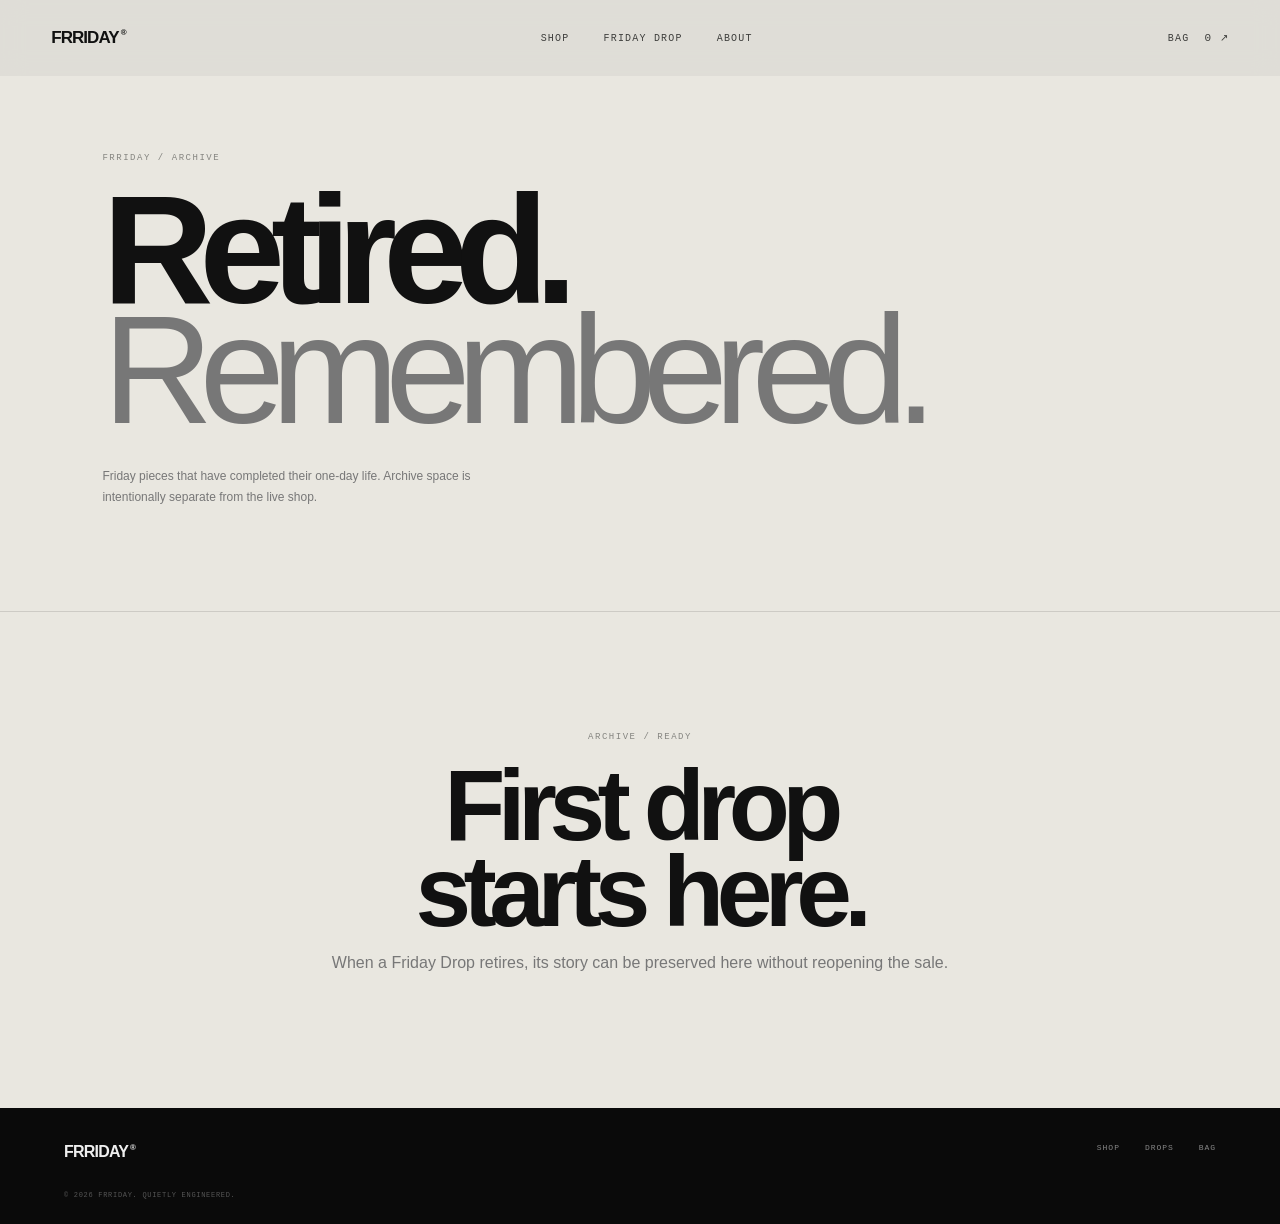
<file: archive.html>
<!doctype html><html lang="en"><head><meta charset="utf-8"><meta name="viewport" content="width=device-width,initial-scale=1"><title>FRRIDAY® | Archive</title><link rel="icon" href="/assets/symbol-white.png"><link rel="stylesheet" href="/style.css"><link rel="stylesheet" href="/shop.css"></head><body class="store-page"><header class="nav store-nav"><a class="brand" href="/">FRRIDAY<span>®</span></a><nav class="nav-links"><a href="/shop.html">Shop</a><a href="/#drop">Friday Drop</a><a href="/#about">About</a></nav><a class="bag-btn" href="/bag.html">Bag <span id="bagCount">0</span> ↗</a></header><main><section class="store-hero"><div><span class="eyebrow">FRRIDAY / ARCHIVE</span><h1>Retired.<br><em>Remembered.</em></h1><p>Friday pieces that have completed their one-day life. Archive space is intentionally separate from the live shop.</p></div></section><section class="empty-state"><span class="eyebrow">ARCHIVE / READY</span><h2>First drop<br>starts here.</h2><p>When a Friday Drop retires, its story can be preserved here without reopening the sale.</p></section></main><footer><div class="footer-brand">FRRIDAY<span>®</span></div><div class="footer-links"><a href="/shop.html">Shop</a><a href="/#drop">Drops</a><a href="/bag.html">Bag</a></div><small>© 2026 FRRIDAY. QUIETLY ENGINEERED.</small></footer><script>document.querySelector('#bagCount').textContent=localStorage.getItem('frriday-cart-count')||'0';</script></body></html>
</file>
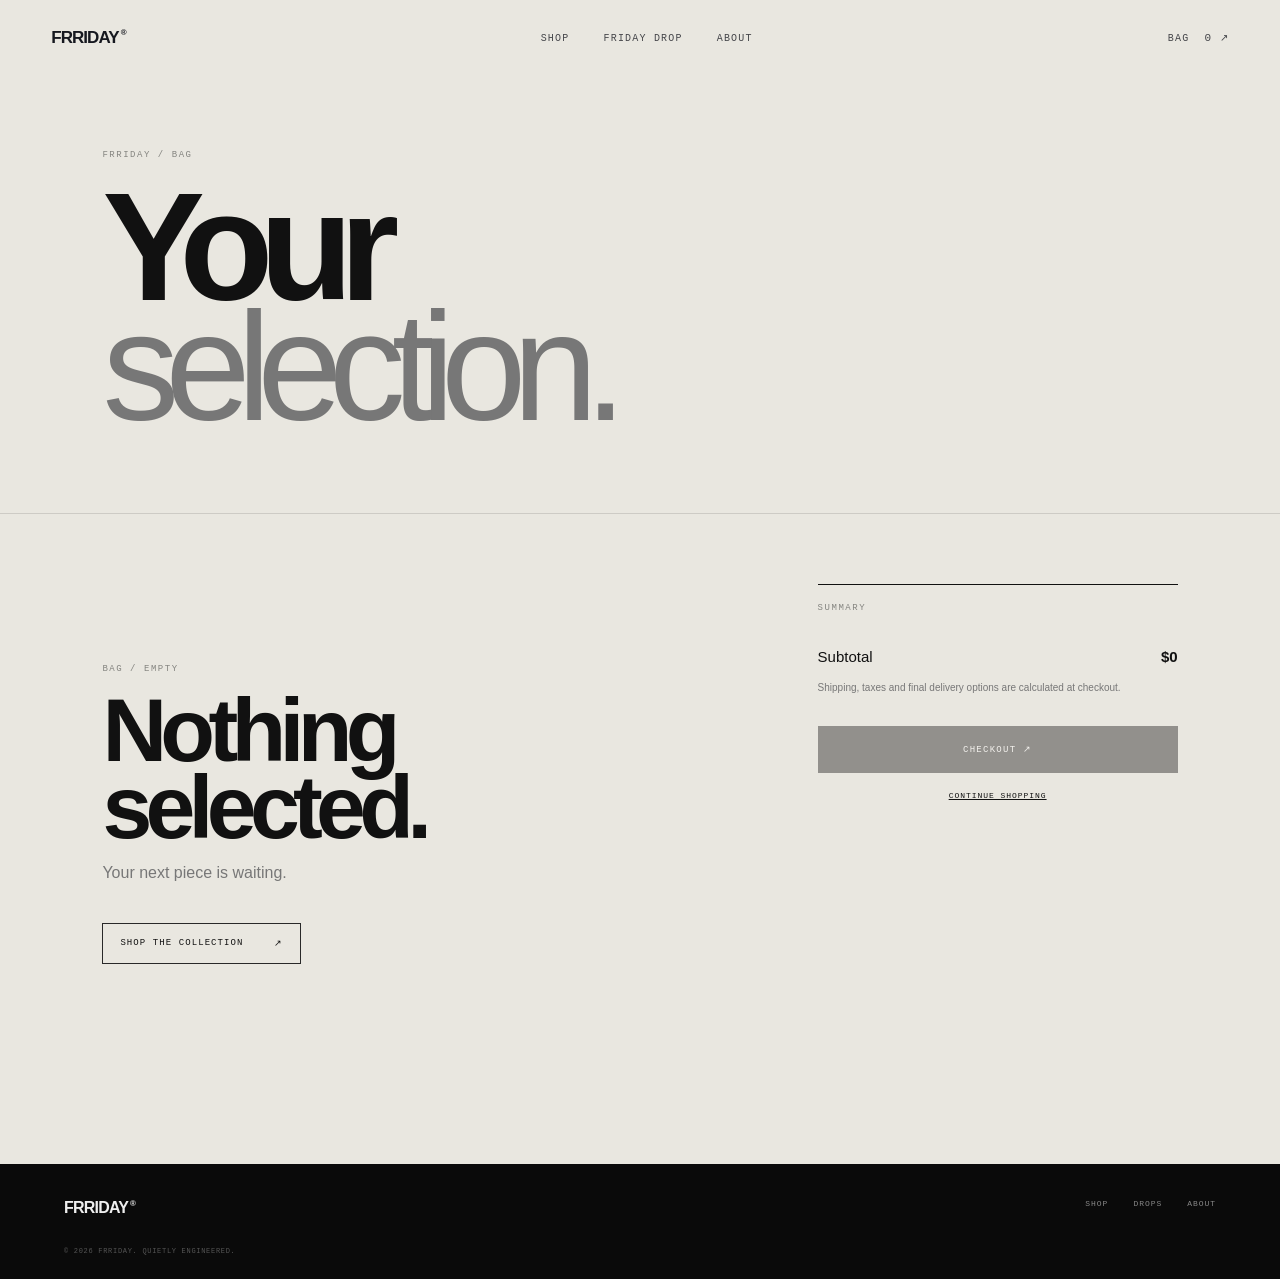
<file: bag.html>
<!doctype html><html lang="en"><head><meta charset="utf-8"><meta name="viewport" content="width=device-width,initial-scale=1"><title>FRRIDAY® | Bag</title><link rel="icon" href="/assets/symbol-white.png"><link rel="stylesheet" href="/style.css"><link rel="stylesheet" href="/bag.css"></head><body class="bag-page"><header class="nav store-nav"><a class="brand" href="/">FRRIDAY<span>®</span></a><nav class="nav-links"><a href="/shop.html">Shop</a><a href="/#drop">Friday Drop</a><a href="/#about">About</a></nav><a class="bag-btn" href="/bag.html">Bag <span id="bagCount">0</span> ↗</a></header><main><section class="bag-head"><span class="eyebrow">FRRIDAY / BAG</span><h1>Your<br><em>selection.</em></h1></section><section class="bag-layout"><div id="bagItems" class="bag-items"><div class="bag-loading">Loading your bag…</div></div><aside class="bag-summary"><span class="eyebrow">SUMMARY</span><div class="summary-row"><span>Subtotal</span><strong id="subtotal">$0</strong></div><p>Shipping, taxes and final delivery options are calculated at checkout.</p><button id="checkout" class="checkout-btn" disabled>CHECKOUT ↗</button><a href="/shop.html" class="continue">Continue shopping</a></aside></section></main><footer><div class="footer-brand">FRRIDAY<span>®</span></div><div class="footer-links"><a href="/shop.html">Shop</a><a href="/#drop">Drops</a><a href="/#about">About</a></div><small>© 2026 FRRIDAY. QUIETLY ENGINEERED.</small></footer><script src="/shopify-config.js"></script><script src="/bag.js"></script></body></html>
</file>
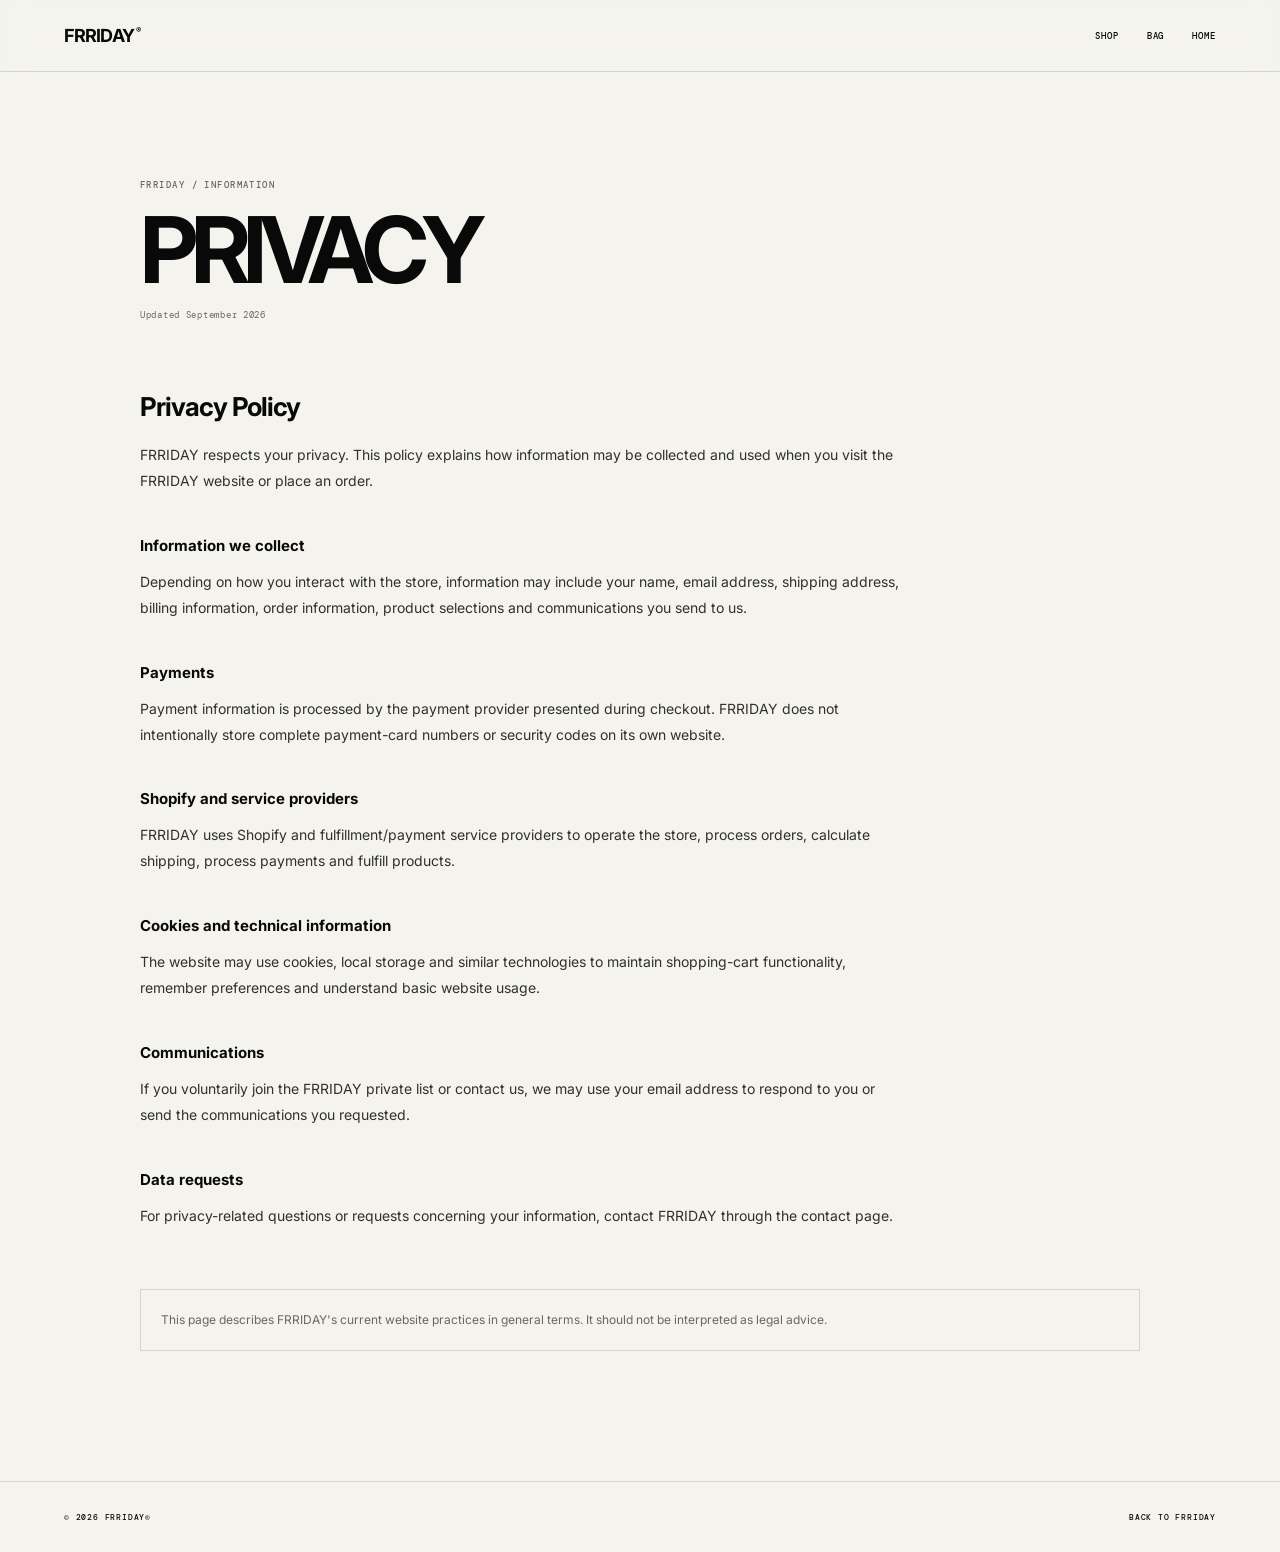
<file: legal.html>
<!doctype html>
<html lang="en">

<head>

<meta charset="utf-8">

<meta
  name="viewport"
  content="width=device-width,initial-scale=1"
>

<meta
  name="theme-color"
  content="#090909"
>

<meta
  name="robots"
  content="index,follow"
>

<title>
FRRIDAY® | Policies
</title>

<link
  rel="icon"
  href="/assets/symbol-white.png"
>

<link
  rel="preconnect"
  href="https://fonts.googleapis.com"
>

<link
  rel="preconnect"
  href="https://fonts.gstatic.com"
  crossorigin
>

<link
  href="https://fonts.googleapis.com/css2?family=DM+Mono:wght@400;500&family=Inter:wght@400;500;600;700&display=swap"
  rel="stylesheet"
>

<style>

:root {
  --paper:#f4f3ee;
  --ink:#090909;
  --muted:#686861;
  --line:rgba(9,9,9,.14);
  --mono:"DM Mono",monospace;
  --sans:Inter,Arial,sans-serif;
}

* {
  box-sizing:border-box;
}

html {
  scroll-behavior:smooth;
}

body {
  margin:0;
  background:var(--paper);
  color:var(--ink);
  font-family:var(--sans);
}

a {
  color:inherit;
}

.site-nav {
  position:sticky;
  top:0;
  z-index:20;
  height:72px;
  display:flex;
  align-items:center;
  justify-content:space-between;
  padding:0 5vw;
  background:rgba(244,243,238,.92);
  backdrop-filter:blur(14px);
  border-bottom:1px solid var(--line);
}

.logo {
  text-decoration:none;
  font-size:18px;
  font-weight:700;
  letter-spacing:-.05em;
}

.logo span {
  font-size:8px;
  vertical-align:top;
  margin-left:2px;
}

.nav-links {
  display:flex;
  gap:28px;
  font:500 9px var(--mono);
  letter-spacing:.1em;
  text-transform:uppercase;
}

.nav-links a {
  text-decoration:none;
}

.nav-links a:hover {
  opacity:.55;
}

main {
  width:min(1000px,90vw);
  margin:0 auto;
  padding:100px 0 130px;
}

.kicker {
  font:500 9px var(--mono);
  letter-spacing:.16em;
  text-transform:uppercase;
  color:var(--muted);
}

h1 {
  margin:18px 0 20px;
  font-size:clamp(48px,8vw,92px);
  line-height:.86;
  letter-spacing:-.08em;
}

.updated {
  font:400 9px var(--mono);
  color:var(--muted);
  letter-spacing:.08em;
}

.policy {
  display:none;
}

.policy.active {
  display:block;
}

.policy h2 {
  margin:70px 0 20px;
  font-size:26px;
  letter-spacing:-.04em;
}

.policy h3 {
  margin:42px 0 12px;
  font-size:15px;
}

.policy p,
.policy li {
  max-width:760px;
  font-size:14px;
  line-height:1.85;
  color:#30302c;
}

.policy ul {
  padding-left:20px;
}

.policy strong {
  color:var(--ink);
}

.policy-note {
  margin-top:60px;
  padding:20px;
  border:1px solid var(--line);
  font-size:12px;
  line-height:1.7;
  color:var(--muted);
}

footer {
  border-top:1px solid var(--line);
  padding:30px 5vw;
  display:flex;
  justify-content:space-between;
  gap:30px;
  font:500 8px var(--mono);
  letter-spacing:.1em;
  text-transform:uppercase;
}

footer a {
  text-decoration:none;
}

@media(max-width:700px) {

  .site-nav {
    height:62px;
    padding:0 24px;
  }

  .nav-links {
    gap:14px;
  }

  .nav-links a:nth-child(3) {
    display:none;
  }

  main {
    width:auto;
    margin:0 24px;
    padding:70px 0 90px;
  }

  h1 {
    font-size:58px;
  }

  .policy h2 {
    margin-top:52px;
  }

  .policy p,
  .policy li {
    font-size:13px;
  }

  footer {
    flex-direction:column;
  }

}

</style>

</head>


<body>

<header class="site-nav">

<a class="logo" href="/">
FRRIDAY<span>®</span>
</a>

<nav class="nav-links">

<a href="/shop.html">
Shop
</a>

<a href="/bag.html">
Bag
</a>

<a href="/">
Home
</a>

</nav>

</header>


<main>

<span class="kicker">
FRRIDAY / INFORMATION
</span>

<h1 id="pageTitle">
POLICIES
</h1>

<div
  class="updated"
  id="updated"
>
Updated September 2026
</div>


<section
  class="policy"
  data-page="privacy"
>

<h2>
Privacy Policy
</h2>

<p>
FRRIDAY respects your privacy. This policy explains how information may be collected and used when you visit the FRRIDAY website or place an order.
</p>

<h3>
Information we collect
</h3>

<p>
Depending on how you interact with the store, information may include your name, email address, shipping address, billing information, order information, product selections and communications you send to us.
</p>

<h3>
Payments
</h3>

<p>
Payment information is processed by the payment provider presented during checkout. FRRIDAY does not intentionally store complete payment-card numbers or security codes on its own website.
</p>

<h3>
Shopify and service providers
</h3>

<p>
FRRIDAY uses Shopify and fulfillment/payment service providers to operate the store, process orders, calculate shipping, process payments and fulfill products.
</p>

<h3>
Cookies and technical information
</h3>

<p>
The website may use cookies, local storage and similar technologies to maintain shopping-cart functionality, remember preferences and understand basic website usage.
</p>

<h3>
Communications
</h3>

<p>
If you voluntarily join the FRRIDAY private list or contact us, we may use your email address to respond to you or send the communications you requested.
</p>

<h3>
Data requests
</h3>

<p>
For privacy-related questions or requests concerning your information, contact FRRIDAY through the contact page.
</p>

<div class="policy-note">
This page describes FRRIDAY's current website practices in general terms. It should not be interpreted as legal advice.
</div>

</section>


<section
  class="policy"
  data-page="terms"
>

<h2>
Terms of Service
</h2>

<p>
By using the FRRIDAY website or purchasing a product, you agree to use the website lawfully and to provide accurate information when placing an order.
</p>

<h3>
Products
</h3>

<p>
FRRIDAY products may be made to order through a fulfillment partner. Product availability, specifications, images and pricing may change without prior notice.
</p>

<h3>
Orders
</h3>

<p>
Submitting an order does not guarantee acceptance. FRRIDAY may cancel or refuse an order where necessary, including because of inventory, pricing, payment, address or technical issues.
</p>

<h3>
Pricing
</h3>

<p>
Prices displayed at checkout are the prices applicable to the order, together with applicable shipping charges and taxes or duties where shown.
</p>

<h3>
Intellectual property
</h3>

<p>
FRRIDAY branding, logos, graphics, product imagery, written content and other original material are protected by applicable intellectual-property laws. They may not be copied or commercially reused without permission.
</p>

<h3>
Website use
</h3>

<p>
You must not misuse the website, attempt unauthorized access, interfere with its operation or use it for fraudulent or unlawful activity.
</p>

<h3>
Contact
</h3>

<p>
Questions about these terms can be directed through the FRRIDAY contact page.
</p>

<div class="policy-note">
These terms are intended as a general storefront terms page and are not a substitute for advice from a qualified legal professional.
</div>

</section>


<section
  class="policy"
  data-page="shipping"
>

<h2>
Shipping Policy
</h2>

<p>
FRRIDAY products are made to order through a fulfillment partner. Available shipping methods, costs and estimated delivery dates are shown during checkout based on the destination and products in the order.
</p>

<h3>
Processing
</h3>

<p>
Orders may require production time before shipment because products are made to order. The applicable estimate is presented during checkout where available.
</p>

<h3>
Shipping
</h3>

<p>
Shipping rates depend on destination, product type, quantity and the available fulfillment route. An order containing different products may be fulfilled in separate shipments.
</p>

<h3>
Tracking
</h3>

<p>
Where tracking is available, tracking information will be provided through the order or shipping notification.
</p>

<h3>
Delays
</h3>

<p>
Delivery estimates are estimates rather than guaranteed delivery dates. Carrier delays, production issues, weather, customs processing and other circumstances outside FRRIDAY's control may affect delivery.
</p>

<h3>
International orders
</h3>

<p>
International customers may be responsible for customs duties, import taxes or other charges imposed by the destination country where applicable.
</p>

<h3>
Incorrect addresses
</h3>

<p>
Customers are responsible for providing a complete and accurate delivery address. Contact FRRIDAY as soon as possible if you notice an address error.
</p>

</section>


<section
  class="policy"
  data-page="returns"
>

<h2>
Returns & Refunds
</h2>

<p>
FRRIDAY products may be produced specifically for an order. Because of this, returns for change of mind or incorrect size may be limited. The applicable return conditions should be reviewed before purchase.
</p>

<h3>
Wrong or damaged item
</h3>

<p>
If your order arrives damaged, defective or materially different from what you ordered, contact FRRIDAY as soon as reasonably possible with your order information and clear photographs of the issue.
</p>

<h3>
Incorrect item
</h3>

<p>
If you receive the wrong product, size or color, contact FRRIDAY before returning anything so the appropriate resolution can be determined.
</p>

<h3>
Change of mind
</h3>

<p>
Because products may be made to order, change-of-mind returns may not be available for every product. Any applicable exceptions will be communicated through the store.
</p>

<h3>
Refunds
</h3>

<p>
Where a refund is approved, it will normally be processed through the original payment method. Processing time can depend on the payment provider.
</p>

<h3>
Contact before returning
</h3>

<p>
Please contact FRRIDAY before sending a product back. Unapproved returns may not be accepted.
</p>

<div class="policy-note">
Nothing in this policy is intended to limit rights that cannot lawfully be excluded under applicable consumer-protection law.
</div>

</section>


<section
  class="policy"
  data-page="contact"
>

<h2>
Contact FRRIDAY
</h2>

<p>
Questions about orders, products, shipping or returns can be sent to the FRRIDAY support team.
</p>

<h3>
Customer support
</h3>

<p>
Email: <strong>karthiksaji121@gmail.com</strong>
</p>

<p>
For an order-related question, include your order number and the email address used at checkout.
</p>

<h3>
Useful links
</h3>

<p>
<a href="/policies/shipping">
Shipping Policy
</a>
<br><br>

<a href="/policies/returns">
Returns & Refunds
</a>
<br><br>

<a href="/policies/privacy">
Privacy Policy
</a>
<br><br>

<a href="/policies/terms">
Terms of Service
</a>
</p>

</section>


</main>


<footer>

<span>
© 2026 FRRIDAY®
</span>

<a href="/">
Back to FRRIDAY
</a>

</footer>


<script>

const path = window.location.pathname.toLowerCase();

let page = "privacy";
let title = "PRIVACY";

if (path.includes("/terms")) {
  page = "terms";
  title = "TERMS";
}

if (path.includes("/shipping")) {
  page = "shipping";
  title = "SHIPPING";
}

if (path.includes("/returns")) {
  page = "returns";
  title = "RETURNS";
}

if (path.includes("/contact")) {
  page = "contact";
  title = "CONTACT";
}

document
  .querySelectorAll(".policy")
  .forEach(section => {
    section.classList.toggle(
      "active",
      section.dataset.page === page
    );
  });

document.getElementById("pageTitle").textContent = title;

document.title =
  "FRRIDAY® | " +
  title.charAt(0) +
  title.slice(1).toLowerCase();

</script>

</body>
</html>
</file>
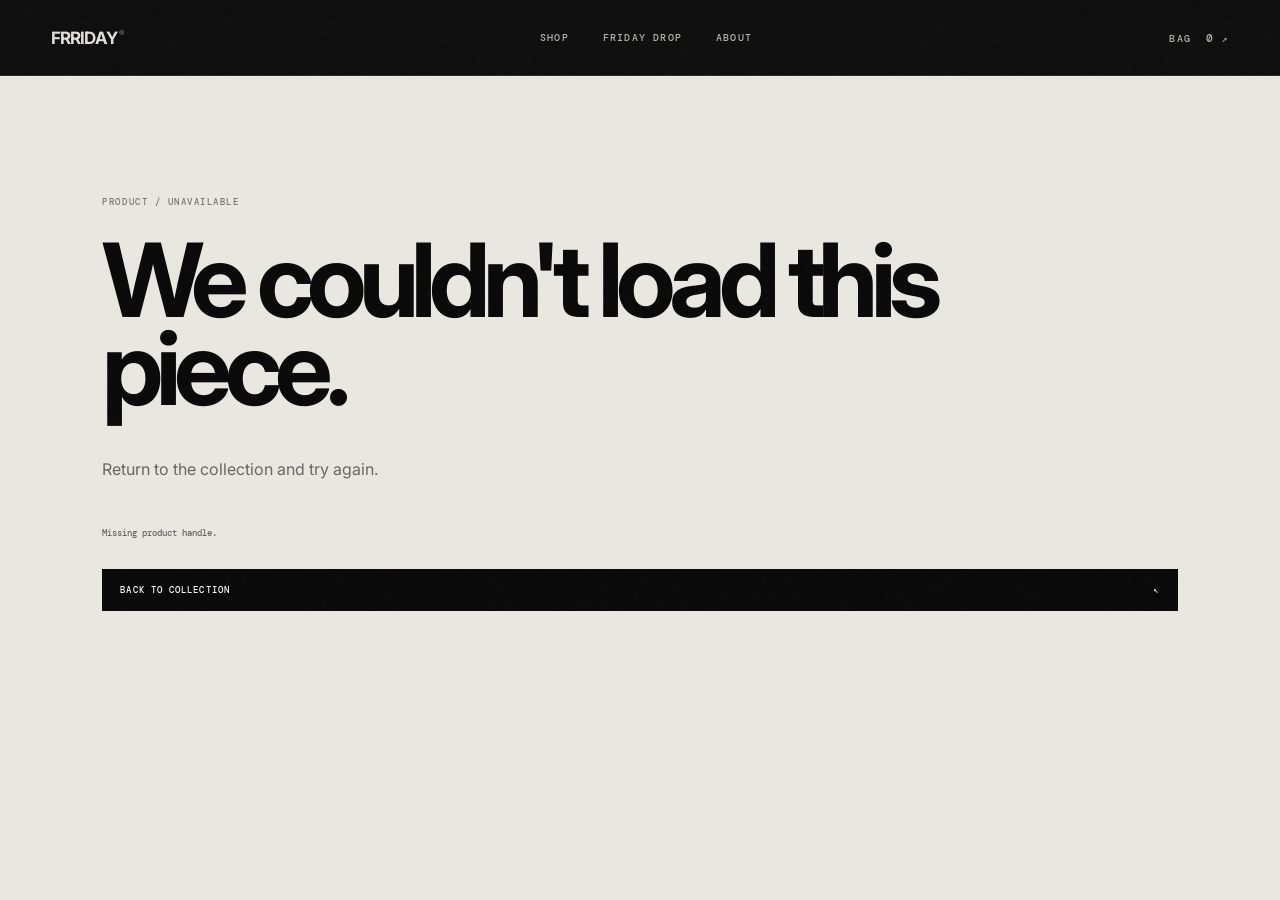
<file: product.html>
<!doctype html>
<html lang="en">
<head>
<meta charset="utf-8">
<meta name="viewport" content="width=device-width,initial-scale=1,viewport-fit=cover">
<meta name="theme-color" content="#090909">
<meta name="description" content="FRRIDAY product detail.">
<title>FRRIDAY® | Product</title>
<link rel="icon" href="/assets/symbol-white.png">
<link rel="preconnect" href="https://fonts.googleapis.com">
<link rel="preconnect" href="https://fonts.gstatic.com" crossorigin>
<link href="https://fonts.googleapis.com/css2?family=DM+Mono:wght@400;500&family=Inter:wght@400;500;600;700&display=swap" rel="stylesheet">
<link rel="stylesheet" href="/style.css">
<link rel="stylesheet" href="/product.css">
</head>
<body class="product-page">
<div class="noise" aria-hidden="true"></div>
<header class="nav product-nav" id="nav">
  <a class="brand" href="/" aria-label="FRRIDAY home">FRRIDAY<span>®</span></a>
  <nav class="nav-links" aria-label="Primary navigation">
    <a href="/#shop">Shop</a><a href="/#drop">Friday Drop</a><a href="/#about">About</a>
  </nav>
  <a class="bag-btn" href="/bag.html" aria-label="Open FRRIDAY bag">Bag <span id="bagCount">0</span> ↗</a>
</header>

<main>
  <div id="productLoading" class="product-state"><span class="eyebrow">FRRIDAY / PRODUCT</span><strong>Loading product</strong><i></i></div>
  <section id="productError" class="product-state error-state" hidden>
    <span class="eyebrow">PRODUCT / UNAVAILABLE</span>
    <h1>We couldn't load this piece.</h1>
    <p>Return to the collection and try again.</p><p id="productErrorMessage" class="error-detail"></p>
    <a class="pill dark-pill" href="/#shop">Back to collection <span>↖</span></a>
  </section>

  <section id="productView" hidden>
    <div class="product-hero">
      <div class="product-gallery" id="gallery">
        <div class="gallery-main"><div class="gallery-frame"><img id="mainImage" alt=""></div><div id="galleryFallback" class="gallery-fallback" hidden>IMAGE UNAVAILABLE</div></div>
        <div class="gallery-thumbs" id="thumbs" aria-label="Product images"></div>
        <span class="gallery-index" id="galleryIndex">01 / 01</span>
      </div>

      <aside class="product-panel">
        <div class="product-kicker"><span id="productType">CORE</span><span id="productAvailability">AVAILABLE</span></div>
        <h1 id="productTitle"></h1>
        <div class="product-price-row"><strong id="productPrice"></strong><span id="productCompare" hidden></span></div>
        <div class="product-description" id="productDescription"></div>

        <div class="product-selector-block">
          <div class="selector-head"><span>SIZE</span><button id="sizeGuide" type="button">SIZE GUIDE ↗</button></div>
          <div id="sizeOptions" class="size-options"></div>
          <p class="selection-note" id="selectionNote">Select a size to continue.</p>
        </div>

        <div class="purchase-row">
          <div class="qty" aria-label="Quantity"><button type="button" data-qty="-1" aria-label="Decrease quantity">−</button><span id="quantity">1</span><button type="button" data-qty="1" aria-label="Increase quantity">+</button></div>
          <button id="addToBag" class="purchase-btn" type="button" disabled>ADD TO BAG <span>↗</span></button>
        </div>
        <div id="purchaseStatus" class="purchase-status" aria-live="polite"></div>

        <div class="product-accordions">
          <details open><summary>DESCRIPTION <span>+</span></summary><div id="detailsDescription"></div></details>
          <details><summary>DETAILS <span>+</span></summary><div id="detailsList"></div></details>
          <details><summary>SHIPPING & RETURNS <span>+</span></summary><div><p>Made to order through our fulfillment partner. Delivery estimates and available shipping methods are shown at checkout.</p><p>Returns follow the store policy shown at checkout.</p></div></details>
        </div>
      </aside>
    </div>

    <section class="product-editorial">
      <div class="editorial-label"><span>FRRIDAY / OBJECT STUDY</span><span id="editorialCount">01</span></div>
      <div class="editorial-copy"><p class="editorial-big">Quiet form.<br><em>Considered detail.</em></p><p>Built around the garment rather than the logo. The product page is generated directly from Shopify, so product information, imagery, pricing and availability stay synchronized with the store.</p></div>
    </section>
  </section>
</main>

<div class="size-modal" id="sizeModal" hidden>
  <div class="size-modal-backdrop" data-close-size></div>
  <div class="size-modal-card" role="dialog" aria-modal="true" aria-labelledby="sizeModalTitle">
    <button class="modal-close" type="button" data-close-size aria-label="Close size guide">×</button>
    <span class="eyebrow">FRRIDAY / GUIDE</span><h2 id="sizeModalTitle">SIZE GUIDE</h2>
    <div class="size-table"><div><span>SIZE</span><span>CHEST</span><span>LENGTH</span></div><div><span>XS</span><span>26–29 in</span><span>23½ in</span></div><div><span>S</span><span>28–31 in</span><span>24½ in</span></div><div><span>M</span><span>30–33 in</span><span>25½ in</span></div><div><span>L</span><span>32–35 in</span><span>26½ in</span></div><div><span>XL</span><span>34–37 in</span><span>27½ in</span></div><div><span>2XL</span><span>36–39 in</span><span>28½ in</span></div><div><span>3XL</span><span>38–41 in</span><span>29½ in</span></div></div>
    <p>Measurements are shown as a general guide. For the most accurate fit, compare with a garment you already own.</p>
  </div>
</div>

<div class="product-toast" id="productToast" role="status" aria-live="polite"></div>
<script src="/shopify-config.js"></script>
<script src="/product.js"></script>
</body>
</html>
</file>
<file: style.css>
:root{--black:#080808;--ink:#111;--white:#f4f3ef;--paper:#e9e7e0;--stone:#d9d8d1;--line:rgba(0,0,0,.12);--line-light:rgba(255,255,255,.14);--muted:#858580;--ease:cubic-bezier(.2,.8,.2,1);--mono:"DM Mono",ui-monospace,SFMono-Regular,Menlo,monospace;--sans:Inter,Arial,sans-serif}
*{box-sizing:border-box}html{scroll-behavior:smooth}body{margin:0;background:var(--paper);color:var(--ink);font-family:var(--sans);overflow-x:hidden;-webkit-font-smoothing:antialiased}body:has(.page-loader:not(.done)){overflow:hidden}a{text-decoration:none;color:inherit}button,input{font:inherit}.sr-only{position:absolute;width:1px;height:1px;padding:0;margin:-1px;overflow:hidden;clip:rect(0,0,0,0);white-space:nowrap;border:0}.noise{position:fixed;inset:0;pointer-events:none;z-index:1000;opacity:.025;background-image:url("data:image/svg+xml,%3Csvg viewBox='0 0 180 180' xmlns='http://www.w3.org/2000/svg'%3E%3Cfilter id='n'%3E%3CfeTurbulence type='fractalNoise' baseFrequency='.9' numOctaves='4' stitchTiles='stitch'/%3E%3C/filter%3E%3Crect width='100%25' height='100%25' filter='url(%23n)'/%3E%3C/svg%3E")}.page-loader{position:fixed;inset:0;z-index:2000;background:#080808;color:#fff;display:grid;place-items:center;transition:opacity .7s var(--ease),visibility .7s}.page-loader span{font-size:12px;font-weight:700;letter-spacing:-.05em}.page-loader i{position:absolute;bottom:14%;width:100px;height:1px;background:#333;overflow:hidden}.page-loader i:after{content:"";display:block;width:45%;height:100%;background:#fff;animation:load 1.1s var(--ease) infinite}.page-loader.done{opacity:0;visibility:hidden;pointer-events:none}.cursor-dot,.cursor-ring{position:fixed;pointer-events:none;z-index:1200;transform:translate(-50%,-50%);border-radius:50%;display:none}.cursor-dot{width:4px;height:4px;background:#fff}.cursor-ring{width:34px;height:34px;border:1px solid rgba(255,255,255,.5);transition:width .25s,height .25s,border-color .25s}.cursor-ring.hover{width:52px;height:52px;border-color:#fff}.nav{position:fixed;top:0;left:0;right:0;height:76px;z-index:80;display:flex;align-items:center;justify-content:space-between;padding:0 4vw;color:#fff;mix-blend-mode:difference;transition:height .35s,padding .35s}.nav.scrolled{height:62px}.brand{font-size:17px;font-weight:700;letter-spacing:-.055em}.brand span,.footer-brand span{font-size:8px;vertical-align:top;margin-left:2px}.nav-links{display:flex;gap:34px;font:500 10px var(--mono);text-transform:uppercase;letter-spacing:.12em}.nav-links a,.bag-btn{opacity:.78;transition:opacity .2s}.nav-links a:hover,.bag-btn:hover{opacity:1}.bag-btn{border:0;background:none;color:inherit;text-transform:uppercase;letter-spacing:.12em;font:500 10px var(--mono);cursor:pointer}.bag-btn span{display:inline-block;margin-left:8px;font-size:11px}.hero{min-height:100svh;background:#080808;color:#fff;position:relative;display:grid;grid-template-columns:44% 56%;overflow:hidden}.hero-grid{position:absolute;inset:0;background:linear-gradient(90deg,rgba(255,255,255,.035) 1px,transparent 1px),linear-gradient(rgba(255,255,255,.02) 1px,transparent 1px);background-size:25% 100%,100% 25%;mask-image:linear-gradient(to bottom,black,transparent 78%)}.hero-copy{position:relative;z-index:3;padding:24vh 0 10vh 8vw;align-self:center}.eyebrow{font:500 9px var(--mono);letter-spacing:.17em;text-transform:uppercase;display:block;color:var(--muted)}.hero .eyebrow{color:#969690}.hero h1{font-size:clamp(72px,11vw,170px);line-height:.78;letter-spacing:-.09em;margin:28px 0 36px;font-weight:700}.hero h1 em{font-style:normal;font-weight:400;color:#c9c9c3}.hero-sub{max-width:310px;color:#9a9a95;line-height:1.7;font-size:12px;margin-bottom:32px}.pill{display:inline-flex;align-items:center;justify-content:space-between;gap:30px;border:1px solid #292929;padding:14px 17px;font:500 9px var(--mono);text-transform:uppercase;letter-spacing:.12em;transition:all .35s var(--ease)}.pill span{transition:transform .35s var(--ease)}.pill:hover span{transform:translate(5px,-5px)}.pill.light{background:#f1f0eb;color:#090909;border-color:#f1f0eb}.hero-product{position:relative;display:flex;align-items:center;justify-content:center;min-height:100svh}.hero-product:after{content:"";position:absolute;inset:10% 4% 10% 0;background:radial-gradient(circle at 50% 48%,rgba(255,255,255,.08),transparent 35%);pointer-events:none}.hero-image-wrap{position:relative;z-index:2;width:min(76%,760px);display:grid;place-items:center}.hero-img{width:100%;max-height:88vh;object-fit:contain;mix-blend-mode:screen;filter:contrast(1.02) brightness(.92);animation:float 7s ease-in-out infinite}.hero-image-number{position:absolute;left:4%;bottom:8%;font:500 8px var(--mono);letter-spacing:.15em;color:#666}.product-orbit{position:absolute;width:min(55vw,720px);height:min(55vw,720px);border:1px solid rgba(255,255,255,.09);border-radius:50%;animation:spin 26s linear infinite}.product-orbit:after{content:"";position:absolute;width:6px;height:6px;border-radius:50%;background:#eee;top:12%;left:12%;box-shadow:0 0 20px #fff}.hero-label{position:absolute;right:5vw;bottom:8vh;z-index:4;font:500 8px var(--mono);letter-spacing:.13em;text-transform:uppercase;display:flex;flex-direction:column;gap:7px}.hero-label b{font-weight:400;color:#777}.scroll-note{position:absolute;bottom:27px;left:8vw;color:#666;font:500 8px var(--mono);letter-spacing:.18em}.scroll-note span{margin-left:8px}.dark{background:var(--black);color:#f1f0eb}.statement{padding:18vh 8vw 20vh}.section-index{font:500 8px var(--mono);letter-spacing:.18em;color:#666}.statement-content{margin-left:20%;max-width:900px}.big-line{font-size:clamp(38px,6vw,86px);letter-spacing:-.07em;line-height:.95;margin:12vh 0 0}.big-line.muted{color:#50504c}.body-copy{max-width:420px;color:#85857f;line-height:1.8;font-size:12px;margin:70px 0 0 auto}.shop{padding:12vh 5vw 10vh;background:var(--paper)}.shop-head{display:flex;justify-content:space-between;align-items:end;padding-bottom:32px;border-bottom:1px solid var(--line)}h2{font-size:clamp(38px,6vw,88px);line-height:.86;letter-spacing:-.075em;margin:18px 0 0;font-weight:700}.count{font:500 8px var(--mono);letter-spacing:.13em;color:#777}.product-grid{display:grid;grid-template-columns:1fr 1fr;gap:2px;margin-top:2px}.product-card{min-width:0}.product-media{height:min(75vw,760px);position:relative;overflow:hidden;display:grid;place-items:center}.dark-media{background:#101010}.light-media{background:#d9d8d1}.product-img{width:100%;height:100%;object-fit:contain;position:absolute;inset:0;opacity:0;transform:scale(1.015);transition:opacity .65s var(--ease),transform 1s var(--ease)}.product-img.active{opacity:1}.product-media:hover .product-img.active{transform:scale(1.04)}.product-index{position:absolute;z-index:4;left:18px;top:18px;font:500 8px var(--mono);letter-spacing:.16em}.view-toggle{position:absolute;z-index:5;right:18px;top:16px;border:1px solid rgba(255,255,255,.15);background:rgba(0,0,0,.65);color:#fff;padding:9px 11px;font:500 8px var(--mono);letter-spacing:.12em;cursor:pointer;backdrop-filter:blur(10px)}.light-media .view-toggle{background:rgba(255,255,255,.75);color:#111;border-color:rgba(0,0,0,.1)}.product-info{display:flex;justify-content:space-between;padding:20px 4px 15px}.product-info h3{font-size:13px;margin:0 0 7px;letter-spacing:-.02em;font-weight:600}.product-info p{font:500 8px var(--mono);color:#777;margin:0;text-transform:uppercase;letter-spacing:.1em}.product-info strong{font-size:12px;font-weight:500}.add-btn{width:100%;border:1px solid #b8b6af;background:transparent;padding:14px;text-align:left;text-transform:uppercase;letter-spacing:.13em;font:500 8px var(--mono);display:flex;justify-content:space-between;cursor:pointer;transition:background .25s,color .25s,border-color .25s}.add-btn:hover{background:#111;color:#fff;border-color:#111}.shop-note{display:flex;justify-content:space-between;padding-top:22px;font:500 8px var(--mono);letter-spacing:.13em;color:#777}.drop{min-height:100svh;background:#070707;color:#fff;position:relative;display:flex;align-items:center;overflow:hidden}.drop-bg{position:absolute;inset:0;background:radial-gradient(circle at 65% 45%,rgba(255,255,255,.1),transparent 20%),linear-gradient(120deg,transparent 40%,rgba(255,255,255,.035) 40.2%,transparent 40.5%);transform:scale(1.15);animation:drift 15s ease-in-out infinite alternate}.drop-content{position:relative;padding:13vh 8vw;width:100%;z-index:2}.drop .eyebrow{color:#686863}.drop-title{display:flex;align-items:center;justify-content:space-between;max-width:1100px}.drop h2{font-size:clamp(58px,10vw,150px);margin:24px 0 34px}.drop h2 span{color:#62625e}.drop-title img{width:130px;height:130px;object-fit:contain;opacity:.9;animation:slowspin 16s linear infinite}.drop p{color:#888883;font-size:12px;max-width:380px;line-height:1.7}.timer{display:flex;align-items:flex-end;gap:13px;margin:55px 0 28px}.timer div{display:flex;flex-direction:column}.timer b{font-size:clamp(34px,5vw,65px);letter-spacing:-.07em;font-weight:400;line-height:.8;font-variant-numeric:tabular-nums}.timer small{font:500 7px var(--mono);color:#666;letter-spacing:.17em;margin-top:12px}.timer i{font-style:normal;color:#555;font-size:28px}.drop-meta{display:flex;gap:14px;align-items:center;margin-bottom:40px;font:500 8px var(--mono);letter-spacing:.12em;color:#666}.drop-meta b{color:#aaa;font-weight:400}.outline{color:#fff;border-color:#3a3a3a;background:transparent}.archive{display:grid;grid-template-columns:1fr 1fr;gap:10vw;padding:17vh 8vw;background:#deddd6}.archive-right{align-self:end;max-width:360px}.archive-right p{font-size:24px;letter-spacing:-.04em;margin:0 0 20px}.archive-right .muted{font-size:12px;color:#777;line-height:1.7}.archive-stamp{display:inline-block;margin-top:26px;padding:8px 10px;border:1px solid #aaa;font:500 7px var(--mono);letter-spacing:.14em;color:#777}.manifesto{padding:16vh 8vw 19vh;position:relative;overflow:hidden}.manifesto-mark{position:absolute;right:8vw;top:12vh;width:230px;opacity:.07}.manifesto-mark img{width:100%}.manifesto h2{font-size:clamp(58px,10vw,150px);margin:16vh 0 35px}.manifesto h2 span{color:#4f4f4b}.manifesto p{color:#777;font-size:12px}.newsletter{padding:15vh 8vw;display:grid;grid-template-columns:1fr 1fr;gap:10vw;align-items:end}.newsletter h2{margin-bottom:28px}.newsletter>div>p{font-size:11px;color:#777;max-width:300px;line-height:1.7}.newsletter form{position:relative;display:flex;border-bottom:1px solid #111}.newsletter input{background:none;border:0;outline:0;padding:16px 0;width:100%;font-size:13px;color:#111}.newsletter input::placeholder{color:#888}.newsletter button{border:0;background:none;text-transform:uppercase;letter-spacing:.13em;font:500 8px var(--mono);cursor:pointer}.newsletter button span{margin-left:25px}.newsletter form small{position:absolute;left:0;top:58px;color:#777;font:500 8px var(--mono);letter-spacing:.04em}footer{background:#0a0a0a;color:#eee;padding:35px 5vw 25px;display:grid;grid-template-columns:1fr auto;gap:30px}.footer-brand{font-weight:700;letter-spacing:-.05em}.footer-links{display:flex;gap:25px;font:500 8px var(--mono);text-transform:uppercase;letter-spacing:.12em}.footer-links a{color:#888;transition:color .2s}.footer-links a:hover{color:#fff}footer small{grid-column:1/-1;color:#555;font:500 7px var(--mono);text-transform:uppercase;letter-spacing:.1em}.toast{position:fixed;z-index:1300;bottom:25px;left:50%;transform:translate(-50%,20px);background:#111;color:#fff;padding:12px 16px;font:500 8px var(--mono);letter-spacing:.1em;text-transform:uppercase;opacity:0;pointer-events:none;transition:.35s}.toast.show{opacity:1;transform:translate(-50%,0)}.statement,.shop-head,.product-card,.drop-content,.archive,.manifesto,.newsletter{opacity:0;transform:translateY(35px);transition:opacity .9s var(--ease),transform .9s var(--ease)}.visible{opacity:1;transform:none}@keyframes float{0%,100%{transform:translateY(0)}50%{transform:translateY(-13px)}}@keyframes spin{to{transform:rotate(360deg)}}@keyframes slowspin{to{transform:rotate(360deg)}}@keyframes drift{to{transform:scale(1.25) translate(-2%,2%)}}@keyframes load{0%{transform:translateX(-120%)}100%{transform:translateX(250%)}}@media(min-width:900px){.cursor-dot,.cursor-ring{display:block}}@media(max-width:800px){
  :root{--mobile-gutter:24px}
  html{scroll-padding-top:64px}
  body{width:100%;min-width:0;overflow-x:hidden}
  .noise{opacity:.018}
  .nav{height:64px;padding:0 var(--mobile-gutter);background:rgba(8,8,8,.92);mix-blend-mode:normal;backdrop-filter:blur(14px);-webkit-backdrop-filter:blur(14px)}
  .nav.scrolled{height:60px;background:rgba(8,8,8,.96)}
  .brand{font-size:17px;color:#fff}
  .nav-links{display:none}
  .bag-btn{color:#fff;opacity:.82}

  /* HERO: stack the copy and product instead of overlapping them. */
  .hero{display:block;min-height:0;height:auto;overflow:hidden;padding-top:64px}
  .hero-grid{background-size:25% 100%,100% 22%;mask-image:linear-gradient(to bottom,black,transparent 85%)}
  .hero-copy{position:relative;inset:auto;z-index:3;padding:72px var(--mobile-gutter) 0}
  .hero h1{font-size:clamp(62px,18vw,82px);line-height:.79;letter-spacing:-.09em;margin:24px 0 28px;max-width:100%}
  .hero-sub{max-width:310px;font-size:12px;line-height:1.7;margin-bottom:28px}
  .pill{min-height:48px;padding:14px 16px;gap:22px}
  .hero-copy>.pill{width:min(100%,350px)}
  .hero-product{min-height:0;height:auto;padding:44px 0 78px;display:flex;align-items:center;justify-content:center}
  .hero-product:after{inset:8% 0 8%;background:radial-gradient(circle at 50% 48%,rgba(255,255,255,.08),transparent 38%)}
  .hero-image-wrap{width:100%;padding:0 10px;margin:0;display:grid;place-items:center}
  .hero-img{width:100%;height:auto;max-height:none;object-fit:contain;animation:none}
  .hero-image-number{left:24px;bottom:12px}
  .product-orbit{width:92vw;height:92vw;max-width:500px;max-height:500px;opacity:.7}
  .hero-label{right:24px;bottom:12px;font-size:7px;gap:5px}
  .scroll-note{display:none}

  /* CONTENT SECTIONS */
  .statement{padding:96px var(--mobile-gutter) 104px}
  .statement-content{margin-left:0;max-width:none}
  .big-line{font-size:clamp(38px,10.5vw,52px);line-height:.94;letter-spacing:-.065em;margin-top:64px;max-width:100%}
  .body-copy{max-width:100%;margin:48px 0 0;font-size:12px;line-height:1.8}

  .shop{padding:92px 16px 78px}
  .shop-head{display:block;padding:0 8px 28px}
  .shop-head h2{font-size:clamp(48px,14vw,68px);line-height:.84;margin-top:18px}
  .count{display:block;margin-top:22px}
  .product-grid{grid-template-columns:1fr;gap:48px;margin-top:2px}
  .product-card{width:100%;min-width:0}
  .product-media{height:auto;aspect-ratio:1/1;min-height:0;width:100%}
  .product-img{width:100%;height:100%;object-fit:contain;transform:none}
  .product-media:hover .product-img.active{transform:none}
  .product-index{left:16px;top:16px}
  .view-toggle{right:16px;top:16px;min-height:40px;padding:10px 12px}
  .product-info{padding:18px 4px 14px;gap:18px;align-items:flex-start}
  .product-info h3{font-size:13px;line-height:1.35}
  .product-info p{font-size:8px;margin-top:7px}
  .product-info strong{font-size:13px;white-space:nowrap}
  .add-btn{min-height:48px;padding:15px}
  .shop-note{display:block;padding:24px 4px 0;line-height:2.2}
  .shop-note span{display:block}

  .drop{min-height:0;height:auto;padding:0}
  .drop-content{padding:106px var(--mobile-gutter) 112px}
  .drop-title{display:block;position:relative}
  .drop h2{font-size:clamp(56px,16vw,72px);line-height:.84;margin:24px 0 30px;max-width:100%}
  .drop-title img{position:absolute;right:0;top:8px;width:70px;height:70px;opacity:.72}
  .drop p{font-size:12px;line-height:1.75;max-width:320px}
  .timer{gap:7px;margin:44px 0 30px;align-items:flex-end}
  .timer b{font-size:clamp(31px,9vw,44px);line-height:.82}
  .timer small{font-size:6px;letter-spacing:.12em;margin-top:10px}
  .timer i{font-size:17px;padding-bottom:2px}
  .drop-meta{display:block;line-height:2;margin-bottom:28px;font-size:8px}
  .drop-meta b{display:block}
  .drop .pill{width:100%;justify-content:space-between}

  .archive{display:block;padding:106px var(--mobile-gutter) 112px}
  .archive h2{font-size:clamp(52px,15vw,70px);line-height:.84;margin-top:20px}
  .archive-right{max-width:none;margin-top:72px}
  .archive-right p{font-size:clamp(25px,7vw,32px);line-height:1.02}
  .archive-right .muted{font-size:12px;line-height:1.75}
  .archive-stamp{margin-top:28px}

  .manifesto{padding:106px var(--mobile-gutter) 118px;min-height:0}
  .manifesto-mark{width:115px;right:10px;top:54px;opacity:.055}
  .manifesto h2{font-size:clamp(55px,16vw,74px);line-height:.84;letter-spacing:-.085em;margin:112px 0 34px;max-width:100%}
  .manifesto p{font-size:12px;line-height:1.7;max-width:320px}

  .newsletter{grid-template-columns:1fr;padding:106px var(--mobile-gutter) 104px;gap:62px;align-items:start}
  .newsletter h2{font-size:clamp(50px,14vw,68px);line-height:.84;margin:20px 0 28px}
  .newsletter>div>p{font-size:12px;line-height:1.75;max-width:320px}
  .newsletter form{width:100%}
  .newsletter input{font-size:16px;min-height:56px;padding:14px 0}
  .newsletter button{min-width:64px;min-height:56px}
  .newsletter form small{top:66px;line-height:1.5;max-width:90%}

  footer{grid-template-columns:1fr;padding:34px var(--mobile-gutter) 28px;gap:28px}
  .footer-links{grid-column:1/-1;display:flex;flex-wrap:wrap;gap:18px 24px;line-height:1.5}
  footer small{font-size:7px;line-height:1.6}

  .toast{bottom:20px;max-width:calc(100vw - 40px);text-align:center}
}

@media(max-width:380px){
  .hero h1{font-size:58px}
  .drop h2{font-size:53px}
  .timer{gap:4px}
  .timer b{font-size:29px}
  .timer i{font-size:14px}
  .product-info h3{font-size:12px}
}

@media(prefers-reduced-motion:reduce){*,*:before,*:after{animation:none!important;transition:none!important;scroll-behavior:auto!important}.page-loader{display:none}.statement,.shop-head,.product-card,.drop-content,.archive,.manifesto,.newsletter{opacity:1;transform:none}}
</file>
<file: shop.css>
body.store-page{background:var(--paper);color:var(--ink)}.store-nav{color:var(--ink);mix-blend-mode:normal;background:rgba(222,221,214,.92);backdrop-filter:blur(12px)}.store-hero{min-height:68vh;padding:150px 8vw 90px;display:flex;justify-content:space-between;align-items:end;gap:40px;border-bottom:1px solid var(--line)}.store-hero h1{font-size:clamp(70px,12vw,170px);line-height:.78;letter-spacing:-.09em;margin:28px 0 35px}.store-hero h1 em{font-style:normal;font-weight:400;color:#777}.store-hero p{max-width:370px;color:#777;font-size:12px;line-height:1.8}.dark-pill{background:#111;color:#fff;border-color:#111}.catalog{padding:65px 5vw 110px}.catalog-toolbar{display:grid;grid-template-columns:1fr auto;gap:30px;align-items:center;border-bottom:1px solid var(--line);padding-bottom:18px}.search-wrap{display:flex;align-items:center;gap:12px;border-bottom:1px solid #aaa;max-width:560px}.search-wrap span{font-size:22px;color:#777}.search-wrap input{border:0;background:none;outline:none;width:100%;padding:14px 0;font-size:14px;color:#111}.toolbar-actions{display:flex;gap:14px}.toolbar-actions label{display:flex;align-items:center;gap:8px;font:500 8px var(--mono);text-transform:uppercase;letter-spacing:.12em;color:#777}.toolbar-actions select{border:1px solid #bbb;background:transparent;padding:11px 28px 11px 10px;font:500 8px var(--mono);color:#111}.catalog-meta{display:flex;justify-content:space-between;padding:18px 2px;font:500 8px var(--mono);letter-spacing:.13em;color:#777}.catalog-grid{display:grid;grid-template-columns:repeat(3,1fr);gap:2px}.catalog-card{min-width:0;background:#eee}.catalog-media{position:relative;aspect-ratio:1/1.12;overflow:hidden;background:#f1f0eb}.catalog-media img{width:100%;height:100%;object-fit:contain;display:block;transition:transform .8s var(--ease)}.catalog-card:hover .catalog-media img{transform:scale(1.035)}.catalog-tag{position:absolute;left:16px;top:16px;background:rgba(255,255,255,.8);backdrop-filter:blur(8px);padding:7px 9px;font:500 7px var(--mono);letter-spacing:.12em}.catalog-info{display:flex;justify-content:space-between;gap:15px;padding:17px 15px 12px}.catalog-info h3{margin:0 0 6px;font-size:13px}.catalog-info p{margin:0;color:#777;font:500 7px var(--mono);letter-spacing:.12em;text-transform:uppercase}.catalog-price{font-size:12px;white-space:nowrap}.catalog-link{display:block;margin:0 15px 15px;border:1px solid #bbb;padding:13px;font:500 8px var(--mono);letter-spacing:.13em;text-transform:uppercase}.catalog-link:hover{background:#111;color:#fff;border-color:#111}.catalog-loading{grid-column:1/-1;min-height:400px;display:grid;place-items:center;background:#eee;font:500 9px var(--mono);letter-spacing:.15em}.catalog-loading span{width:80px;height:1px;background:#111;position:absolute;margin-top:45px;overflow:hidden}.catalog-loading span:after{content:"";display:block;width:40%;height:100%;background:#777;animation:load 1.2s infinite}.empty-state{text-align:center;padding:120px 20px}.empty-state h2{margin:20px 0;font-size:clamp(48px,8vw,100px)}.empty-state p{color:#777}.drop-banner{padding:14vh 8vw;background:#080808;color:#fff;display:flex;justify-content:space-between;align-items:end;gap:40px}.drop-banner h2{font-size:clamp(55px,9vw,130px);margin:22px 0}.drop-banner h2 em{font-style:normal;color:#666}.drop-banner p{color:#888;max-width:350px;line-height:1.7;font-size:11px}.drop-banner .outline{border-color:#444}.drop-banner .outline:hover{background:#fff;color:#111}.bag-btn span{font-variant-numeric:tabular-nums}@media(max-width:850px){.store-hero{min-height:70vh;display:block;padding:130px 24px 70px}.store-hero .pill{margin-top:50px}.catalog{padding:45px 14px 80px}.catalog-toolbar{grid-template-columns:1fr}.toolbar-actions{display:grid;grid-template-columns:1fr 1fr}.toolbar-actions label{display:block}.toolbar-actions select{width:100%;margin-top:7px}.catalog-grid{grid-template-columns:1fr 1fr}.catalog-info{display:block}.catalog-price{display:block;margin-top:8px}.drop-banner{display:block;padding:90px 24px}.drop-banner .pill{margin-top:35px}}@media(max-width:560px){.nav-links{gap:12px;font-size:8px}.catalog-grid{grid-template-columns:1fr}.catalog-media{aspect-ratio:1/1.1}.store-hero h1{font-size:20vw}.catalog-toolbar{gap:15px}}
</file>
<file: bag.css>
body.bag-page{background:var(--paper);color:var(--ink)}.bag-head{padding:150px 8vw 85px;border-bottom:1px solid var(--line)}.bag-head h1{font-size:clamp(75px,12vw,170px);line-height:.78;letter-spacing:-.09em;margin:28px 0 0}.bag-head h1 em{font-style:normal;color:#777;font-weight:400}.bag-layout{display:grid;grid-template-columns:minmax(0,1fr) 360px;gap:70px;padding:70px 8vw 120px}.bag-items{min-height:300px}.bag-loading{padding:80px 0;font:500 9px var(--mono);letter-spacing:.14em;color:#777}.bag-item{display:grid;grid-template-columns:150px 1fr auto;gap:22px;padding:0 0 22px;margin-bottom:22px;border-bottom:1px solid #bbb}.bag-item-media{background:#eee;aspect-ratio:1;display:grid;place-items:center;overflow:hidden}.bag-item-media img{width:100%;height:100%;object-fit:contain}.bag-item h3{margin:8px 0;font-size:17px}.bag-item p{margin:0 0 18px;color:#777;font:500 8px var(--mono);letter-spacing:.12em;text-transform:uppercase}.bag-actions{display:flex;align-items:center;gap:15px}.bag-qty{display:flex;border:1px solid #bbb}.bag-qty button{width:34px;height:32px;border:0;background:none;cursor:pointer}.bag-qty span{width:34px;display:grid;place-items:center;font:500 8px var(--mono)}.remove{border:0;background:none;text-decoration:underline;font:500 8px var(--mono);cursor:pointer}.bag-price{font-size:14px}.bag-summary{border-top:1px solid #111;padding-top:18px;align-self:start;position:sticky;top:100px}.summary-row{display:flex;justify-content:space-between;margin:35px 0 14px;font-size:15px}.bag-summary p{color:#777;font-size:10px;line-height:1.7}.checkout-btn{width:100%;border:0;background:#111;color:#fff;padding:18px;margin-top:20px;font:500 9px var(--mono);letter-spacing:.14em;cursor:pointer}.checkout-btn:disabled{opacity:.4;cursor:not-allowed}.continue{display:block;text-align:center;margin-top:18px;font:500 8px var(--mono);letter-spacing:.12em;text-transform:uppercase;text-decoration:underline}.bag-empty{text-align:left;padding:80px 0}.bag-empty h2{font-size:clamp(50px,7vw,90px);margin:18px 0}.bag-empty p{color:#777}.bag-empty a{margin-top:25px}@media(max-width:800px){.bag-head{padding:130px 24px 65px}.bag-layout{grid-template-columns:1fr;padding:50px 20px 90px;gap:55px}.bag-summary{position:static}.bag-item{grid-template-columns:95px 1fr}.bag-price{grid-column:2}.bag-item h3{font-size:14px}}
</file>
<file: product.css>
:root{
  --paper:#e9e8e1;
  --paper-light:#f4f3ee;
  --white:#ffffff;
  --ink:#090909;
  --muted:#77766f;
  --muted-2:#999890;
  --line:rgba(9,9,9,.13);
  --line-soft:rgba(9,9,9,.08);
  --black:#090909;
  --ease:cubic-bezier(.2,.7,.2,1);
}

/* =========================================================
   PRODUCT PAGE
========================================================= */

.product-page{
  background:var(--paper);
  color:var(--ink);
  min-height:100vh;
}

/* =========================================================
   PRODUCT NAV
========================================================= */

.product-nav{
  position:sticky;
  top:0;
  z-index:100;
  background:rgba(233,232,225,.94);
  color:var(--ink);
  border-bottom:1px solid var(--line);
  backdrop-filter:blur(18px);
  -webkit-backdrop-filter:blur(18px);
  transition:
    background .35s ease,
    border-color .35s ease;
}

.product-nav .brand,
.product-nav .nav-links a,
.product-nav .bag-btn{
  color:var(--ink);
}

.product-nav .brand span{
  color:var(--muted);
}

.product-nav.scrolled{
  background:rgba(233,232,225,.98);
  border-color:rgba(9,9,9,.18);
}


/* =========================================================
   LOADING / ERROR STATES
========================================================= */

#productLoading[hidden],
#productError[hidden],
#productView[hidden]{
  display:none !important;
}

.product-state{
  min-height:70vh;
  display:flex;
  flex-direction:column;
  justify-content:center;
  padding:120px 8vw;
  gap:18px;
}

.product-state strong{
  font-size:clamp(38px,7vw,100px);
  line-height:.86;
  letter-spacing:-.07em;
  font-weight:500;
}

.product-state i{
  width:100px;
  height:1px;
  background:#111;
  overflow:hidden;
  position:relative;
}

.product-state i:after{
  content:"";
  position:absolute;
  inset:0;
  background:#777;
  transform:translateX(-100%);
  animation:productLoad 1.2s ease-in-out infinite;
}

.error-state h1{
  font-size:clamp(48px,8vw,110px);
  line-height:.86;
  letter-spacing:-.07em;
  max-width:900px;
  margin:10px 0;
}

.error-state p{
  color:#666;
  max-width:350px;
  line-height:1.7;
}

.error-detail{
  font:500 9px var(--mono);
  color:#777;
  max-width:560px;
  word-break:break-word;
}

.dark-pill{
  background:#090909;
  color:#fff;
  border-color:#090909;
}

.dark-pill:hover{
  background:#262622;
  color:#fff;
}


/* =========================================================
   PRODUCT HERO
========================================================= */

.product-hero{
  display:grid;
  grid-template-columns:minmax(0,1.38fr) minmax(410px,.62fr);
  min-height:calc(100vh - 64px);
  border-bottom:1px solid var(--line);
}


/* =========================================================
   PRODUCT GALLERY
========================================================= */

.product-gallery{
  position:relative;

  /*
    The old gallery used black.
    The product photography already has a white background,
    so the warm paper tone creates a much cleaner editorial frame.
  */
  background:var(--paper);

  min-height:calc(100vh - 64px);

  padding:
    clamp(22px,3vw,42px)
    clamp(22px,3vw,42px)
    clamp(52px,5vw,70px);

  display:grid;

  /*
    Main image first.
    Thumbnail rail second.
  */
  grid-template-columns:minmax(0,1fr) 76px;

  gap:22px;

  align-items:center;

  overflow:hidden;
}


/* =========================================================
   MAIN IMAGE AREA
========================================================= */

.gallery-main{
  height:min(82vh,920px);

  display:grid;
  place-items:center;

  position:relative;

  overflow:hidden;

  background:var(--white);

  /*
    Subtle frame creates separation from the paper background.
  */
  box-shadow:
    0 0 0 1px rgba(9,9,9,.06);

  isolation:isolate;
}

.gallery-frame{
  width:100%;
  height:100%;

  display:flex;
  align-items:center;
  justify-content:center;

  overflow:hidden;
}


/* =========================================================
   PRODUCT IMAGE
========================================================= */

.gallery-main img{
  display:block;

  width:auto;
  height:auto;

  /*
    Give the actual product more visual presence.
  */
  max-width:96%;
  max-height:96%;

  object-fit:contain;

  opacity:1;
  visibility:visible;

  transform:scale(1);

  transition:
    opacity .35s ease,
    transform .8s var(--ease);
}

.gallery-main img.is-ready{
  opacity:1;
}

.gallery-main img.is-error{
  display:block;
}

.gallery-main:hover img.is-ready{
  transform:scale(1.018);
}


/* =========================================================
   IMAGE FALLBACK
========================================================= */

.gallery-fallback{
  position:absolute;
  inset:0;

  display:grid;
  place-items:center;

  color:#777;

  background:var(--paper-light);

  font:
    500 9px var(--mono);

  letter-spacing:.15em;

  z-index:3;
}

.gallery-fallback[hidden]{
  display:none !important;
}


/* =========================================================
   THUMBNAILS
========================================================= */

.gallery-thumbs{
  display:flex;
  flex-direction:column;

  gap:9px;

  align-self:center;

  max-height:76vh;

  overflow-y:auto;
  overflow-x:hidden;

  scrollbar-width:none;
}

.gallery-thumbs::-webkit-scrollbar{
  display:none;
}

.gallery-thumb{
  position:relative;

  width:76px;
  height:88px;

  flex:0 0 auto;

  padding:0;

  border:1px solid rgba(9,9,9,.14);

  background:#fff;

  cursor:pointer;

  overflow:hidden;

  opacity:.62;

  transition:
    opacity .25s ease,
    border-color .25s ease,
    transform .25s var(--ease);
}

.gallery-thumb:hover{
  opacity:1;
  border-color:#111;
  transform:translateY(-1px);
}

.gallery-thumb.active{
  opacity:1;
  border-color:#111;
}

.gallery-thumb img{
  width:100%;
  height:100%;

  display:block;

  object-fit:cover;
}


/* =========================================================
   GALLERY INDEX
========================================================= */

.gallery-index{
  position:absolute;

  left:clamp(22px,3vw,42px);
  bottom:22px;

  color:#777;

  font:
    500 8px var(--mono);

  letter-spacing:.14em;

  pointer-events:none;
}


/* =========================================================
   PRODUCT INFORMATION PANEL
========================================================= */

.product-panel{
  padding:
    clamp(48px,6vw,90px)
    clamp(32px,5vw,76px);

  display:flex;
  flex-direction:column;
  justify-content:center;

  max-width:760px;

  background:var(--paper);
}


/* =========================================================
   PRODUCT KICKER
========================================================= */

.product-kicker{
  display:flex;
  justify-content:space-between;
  align-items:center;

  gap:20px;

  font:
    500 8px var(--mono);

  letter-spacing:.15em;

  color:var(--muted);
}


/* =========================================================
   PRODUCT TITLE
========================================================= */

.product-panel h1{
  font-size:clamp(46px,5.2vw,82px);

  line-height:.87;

  letter-spacing:-.075em;

  font-weight:500;

  margin:28px 0 26px;

  max-width:650px;
}


/* =========================================================
   PRICE
========================================================= */

.product-price-row{
  display:flex;
  align-items:center;

  gap:12px;

  margin-bottom:28px;
}

.product-price-row strong{
  font:
    500 16px var(--mono);

  letter-spacing:.02em;
}

.product-price-row span{
  text-decoration:line-through;

  color:#999;

  font:
    400 11px var(--mono);
}


/* =========================================================
   DESCRIPTION
========================================================= */

.product-description{
  max-width:470px;

  color:#686862;

  font-size:12px;

  line-height:1.8;

  margin-bottom:40px;
}


/* =========================================================
   SIZE SELECTOR
========================================================= */

.product-selector-block{
  border-top:1px solid var(--line);

  padding-top:22px;
}

.selector-head{
  display:flex;

  justify-content:space-between;
  align-items:center;

  margin-bottom:14px;

  font:
    500 8px var(--mono);

  letter-spacing:.14em;
}

.selector-head button{
  border:0;

  background:none;

  font:
    500 8px var(--mono);

  letter-spacing:.12em;

  text-decoration:underline;

  text-underline-offset:4px;

  cursor:pointer;

  color:#555;

  transition:color .2s ease;
}

.selector-head button:hover{
  color:#000;
}


/* =========================================================
   SIZE OPTIONS
========================================================= */

.size-options{
  display:grid;

  grid-template-columns:
    repeat(7,minmax(0,1fr));

  gap:6px;
}

.size-option{
  height:46px;

  background:transparent;

  border:1px solid #aaa;

  color:#111;

  font:
    500 9px var(--mono);

  cursor:pointer;

  transition:
    background .2s ease,
    color .2s ease,
    border-color .2s ease,
    transform .2s ease;
}

.size-option:hover{
  border-color:#111;
  transform:translateY(-1px);
}

.size-option.selected{
  background:#090909;
  color:#fff;

  border-color:#090909;
}

.size-option:disabled{
  opacity:.28;

  cursor:not-allowed;

  text-decoration:line-through;
}

.selection-note{
  font:
    400 8px var(--mono);

  letter-spacing:.04em;

  color:#777;

  min-height:16px;

  margin:10px 0 0;
}


/* =========================================================
   PURCHASE ROW
========================================================= */

.purchase-row{
  display:grid;

  grid-template-columns:112px 1fr;

  gap:8px;

  margin-top:26px;
}


/* =========================================================
   QUANTITY
========================================================= */

.qty{
  height:54px;

  border:1px solid #aaa;

  background:transparent;

  display:grid;

  grid-template-columns:34px 1fr 34px;

  align-items:center;

  text-align:center;

  font:
    500 10px var(--mono);

  transition:border-color .2s ease;
}

.qty:hover{
  border-color:#111;
}

.qty button{
  height:100%;

  border:0;

  background:none;

  cursor:pointer;

  font-size:17px;

  color:#333;

  transition:color .2s ease;
}

.qty button:hover{
  color:#000;
}


/* =========================================================
   ADD TO BAG
========================================================= */

.purchase-btn{
  height:54px;

  border:1px solid #090909;

  background:#090909;

  color:#fff;

  font:
    500 9px var(--mono);

  letter-spacing:.12em;

  cursor:pointer;

  display:flex;

  align-items:center;

  justify-content:space-between;

  padding:0 18px;

  transition:
    background .25s ease,
    transform .25s var(--ease);
}

.purchase-btn:hover{
  background:#272722;
  transform:translateY(-1px);
}

.purchase-btn:active{
  transform:translateY(0);
}

.purchase-btn:disabled{
  opacity:.4;
  cursor:not-allowed;
  transform:none;
}

.purchase-status{
  font:
    500 8px var(--mono);

  color:#8a3f3f;

  min-height:20px;

  margin-top:8px;
}


/* =========================================================
   PRODUCT ACCORDIONS
========================================================= */

.product-accordions{
  margin-top:24px;

  border-top:1px solid var(--line);
}

.product-accordions details{
  border-bottom:1px solid var(--line);
}

.product-accordions summary{
  list-style:none;

  cursor:pointer;

  padding:20px 0;

  font:
    500 8px var(--mono);

  letter-spacing:.14em;

  display:flex;

  justify-content:space-between;

  align-items:center;
}

.product-accordions summary::-webkit-details-marker{
  display:none;
}

.product-accordions summary span{
  font-size:14px;

  font-weight:300;

  transition:
    transform .25s var(--ease);
}

.product-accordions details[open] summary span{
  transform:rotate(45deg);
}

.product-accordions details > div{
  padding:0 0 22px;

  color:#666;

  font-size:11px;

  line-height:1.8;
}

.product-accordions p{
  margin:0 0 10px;
}


/* =========================================================
   DETAIL ROWS
========================================================= */

.detail-row{
  display:grid;

  grid-template-columns:115px 1fr;

  gap:16px;

  padding:10px 0;

  border-bottom:1px solid var(--line-soft);
}

.detail-row span{
  font:
    500 7px var(--mono);

  letter-spacing:.13em;

  color:#888;
}

.detail-row b{
  font-weight:500;

  color:#333;

  font-size:10px;
}


/* =========================================================
   EDITORIAL SECTION
========================================================= */

.product-editorial{
  background:#090909;

  color:#fff;

  padding:120px 8vw 150px;

  min-height:65vh;
}

.editorial-label{
  display:flex;

  justify-content:space-between;

  font:
    500 8px var(--mono);

  letter-spacing:.14em;

  color:#686863;
}

.editorial-copy{
  max-width:1100px;

  margin-top:18vh;

  display:grid;

  grid-template-columns:1.2fr .5fr;

  gap:10vw;

  align-items:end;
}

.editorial-big{
  font-size:clamp(54px,8vw,120px);

  line-height:.84;

  letter-spacing:-.075em;

  margin:0;
}

.editorial-big em{
  font-style:normal;
  color:#686863;
}

.editorial-copy > p:last-child{
  font-size:12px;

  line-height:1.8;

  color:#777;

  max-width:340px;
}


/* =========================================================
   SIZE GUIDE MODAL
========================================================= */

.size-modal[hidden]{
  display:none;
}

.size-modal{
  position:fixed;

  inset:0;

  z-index:500;

  display:grid;

  place-items:center;

  padding:20px;
}

.size-modal-backdrop{
  position:absolute;

  inset:0;

  background:rgba(0,0,0,.65);

  backdrop-filter:blur(10px);
  -webkit-backdrop-filter:blur(10px);
}

.size-modal-card{
  position:relative;

  background:var(--paper);

  color:#090909;

  width:min(620px,100%);

  max-height:90vh;

  overflow:auto;

  padding:42px;

  box-shadow:
    0 30px 100px rgba(0,0,0,.35);
}

.modal-close{
  position:absolute;

  right:20px;
  top:16px;

  border:0;

  background:none;

  font-size:28px;

  cursor:pointer;

  color:#111;
}

.size-modal-card h2{
  font-size:52px;

  line-height:.9;

  letter-spacing:-.07em;

  margin:20px 0 30px;
}

.size-table > div{
  display:grid;

  grid-template-columns:.6fr 1fr 1fr;

  border-top:1px solid #aaa;

  padding:12px 0;

  font:
    500 9px var(--mono);
}

.size-table > div:first-child{
  color:#777;

  font-size:7px;

  letter-spacing:.12em;
}

.size-modal-card > p{
  color:#666;

  font-size:10px;

  line-height:1.7;

  margin-top:25px;
}


/* =========================================================
   TOAST
========================================================= */

.product-toast{
  position:fixed;

  left:50%;
  bottom:24px;

  transform:translate(-50%,20px);

  background:#090909;

  color:#fff;

  padding:12px 16px;

  font:
    500 8px var(--mono);

  letter-spacing:.12em;

  opacity:0;

  pointer-events:none;

  transition:
    opacity .3s ease,
    transform .3s var(--ease);

  z-index:600;
}

.product-toast.show{
  opacity:1;

  transform:translate(-50%,0);
}


/* =========================================================
   ANIMATION
========================================================= */

@keyframes productLoad{
  to{
    transform:translateX(100%);
  }
}


/* =========================================================
   TABLET
========================================================= */

@media(max-width:1100px){

  .product-hero{
    grid-template-columns:
      minmax(0,1.15fr)
      minmax(360px,.85fr);
  }

  .product-gallery{
    padding:24px 22px 58px;

    grid-template-columns:
      minmax(0,1fr)
      68px;

    gap:16px;
  }

  .gallery-thumb{
    width:68px;
    height:80px;
  }

  .product-panel{
    padding-left:38px;
    padding-right:38px;
  }

  .product-panel h1{
    font-size:clamp(44px,5vw,70px);
  }

}


/* =========================================================
   MOBILE / SMALL TABLET
========================================================= */

@media(max-width:950px){

  .product-hero{
    grid-template-columns:1fr;

    min-height:auto;
  }

  .product-gallery{
    min-height:auto;

    height:auto;

    padding:
      18px
      18px
      52px;

    grid-template-columns:1fr;

    gap:14px;
  }

  .gallery-main{
    height:auto;

    aspect-ratio:1 / 1;

    min-height:0;

    box-shadow:
      0 0 0 1px rgba(9,9,9,.06);
  }

  .gallery-main img{
    max-width:96%;
    max-height:96%;
  }

  .gallery-thumbs{
    order:2;

    flex-direction:row;

    width:100%;

    max-height:none;

    overflow-x:auto;
    overflow-y:hidden;

    padding-bottom:2px;
  }

  .gallery-thumb{
    flex:0 0 70px;

    width:70px;
    height:78px;
  }

  .gallery-index{
    left:18px;
    bottom:18px;
  }

  .product-panel{
    max-width:none;

    padding:
      62px
      24px
      80px;
  }

  .product-panel h1{
    font-size:clamp(46px,13vw,76px);

    max-width:720px;
  }

  .size-options{
    grid-template-columns:repeat(4,1fr);
  }

  .product-editorial{
    padding:90px 24px 110px;
  }

  .editorial-copy{
    margin-top:90px;

    grid-template-columns:1fr;

    gap:45px;
  }

  .editorial-big{
    font-size:clamp(56px,15vw,88px);
  }

}


/* =========================================================
   MOBILE
========================================================= */

@media(max-width:600px){

  .product-nav{
    height:64px;
  }

  .product-gallery{
    padding:
      10px
      10px
      46px;
  }

  .gallery-main{
    aspect-ratio:1 / 1;
  }

  .gallery-thumb{
    flex:0 0 62px;

    width:62px;
    height:70px;
  }

  .product-panel{
    padding:
      54px
      20px
      70px;
  }

  .product-kicker{
    font-size:7px;
  }

  .product-panel h1{
    margin-top:22px;

    font-size:
      clamp(44px,14vw,68px);
  }

  .product-description{
    font-size:11px;

    margin-bottom:32px;
  }

  .product-price-row{
    margin-bottom:24px;
  }

  .purchase-row{
    grid-template-columns:92px 1fr;
  }

  .qty{
    grid-template-columns:
      27px 1fr 27px;
  }

  .purchase-btn{
    padding:0 14px;
  }

  .product-accordions{
    margin-top:18px;
  }

  .product-accordions summary{
    padding:18px 0;
  }

  .size-modal-card{
    padding:30px 22px;
  }

  .size-modal-card h2{
    font-size:44px;
  }

  .product-editorial{
    min-height:0;
  }

  .editorial-copy{
    margin-top:75px;
  }

  .editorial-copy > p:last-child{
    font-size:11px;
  }

}


/* =========================================================
   VERY SMALL PHONES
========================================================= */

@media(max-width:380px){

  .product-panel{
    padding-left:16px;
    padding-right:16px;
  }

  .product-panel h1{
    font-size:42px;
  }

  .size-options{
    grid-template-columns:repeat(3,1fr);
  }

  .purchase-row{
    grid-template-columns:1fr;
  }

  .qty{
    width:100%;
  }

  .purchase-btn{
    width:100%;
  }

}
</file>
